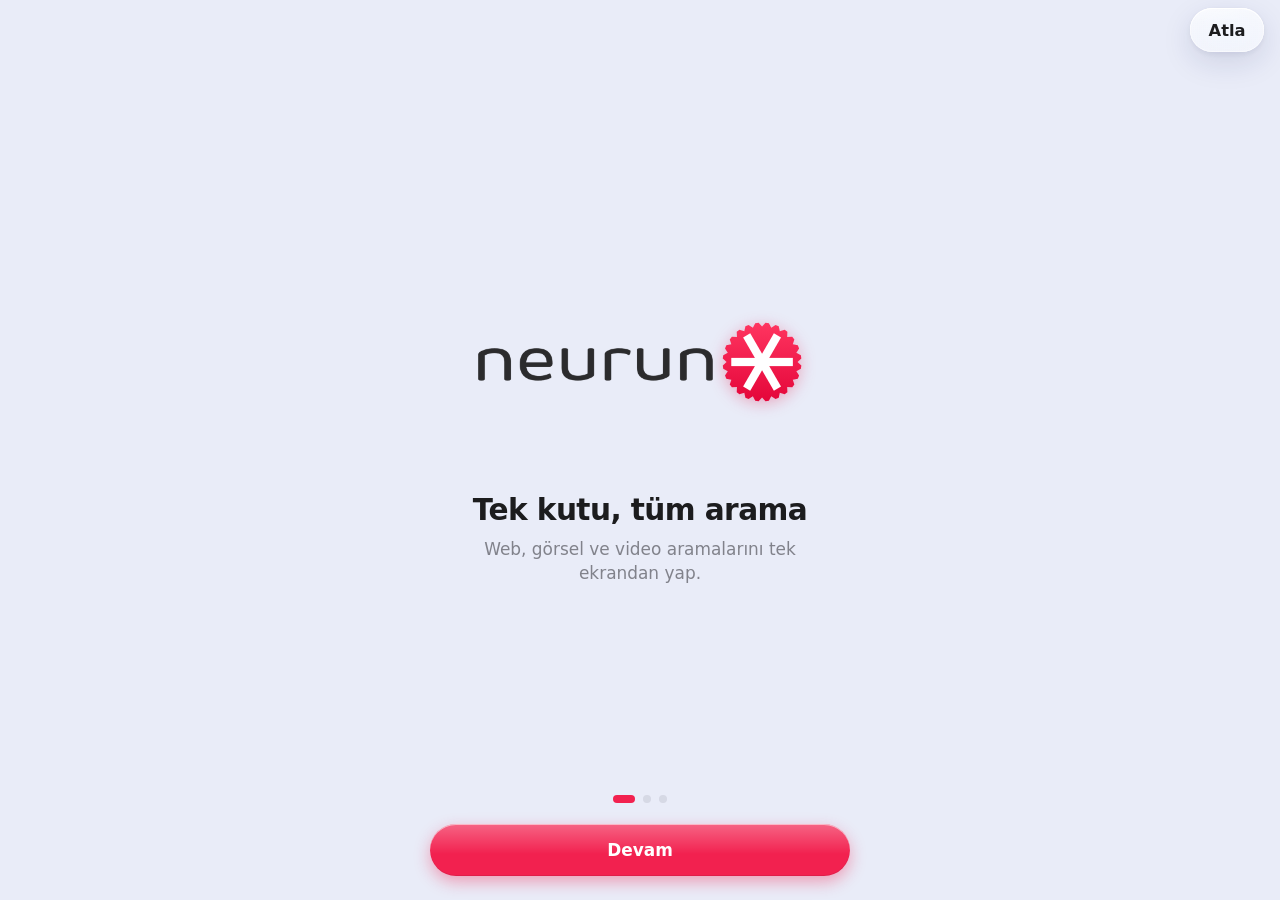
<file: index.html>
<!DOCTYPE html>
<html lang="tr">
<head>
<meta charset="utf-8">
<meta name="viewport" content="width=device-width, initial-scale=1, viewport-fit=cover, user-scalable=no">
<meta name="apple-mobile-web-app-capable" content="yes">
<meta name="mobile-web-app-capable" content="yes">
<meta name="apple-mobile-web-app-status-bar-style" content="black-translucent">
<meta name="apple-mobile-web-app-title" content="neurun">
<meta name="color-scheme" content="light dark">
<meta name="theme-color" content="#E9ECF8">
<title>neurun</title>
<link rel="manifest" href="manifest.webmanifest">
<script src="config.js"></script>
<script src="db-web.js"></script>
<script src="db-url.js"></script>
<script src="db-image.js"></script>
<script src="db-video.js"></script>
<script src="db-songs.js"></script>
<script src="big-web.js"></script>
<script src="big-image.js"></script>
<script src="big-video.js"></script>
<script src="big-url.js"></script>
<link rel="apple-touch-icon" href="apple-touch-icon.png">
<link rel="apple-touch-icon" media="(prefers-color-scheme: dark)" href="apple-touch-icon-dark.png">
<link rel="icon" type="image/png" href="icon-192.png">
<link rel="icon" type="image/png" media="(prefers-color-scheme: dark)" href="icon-192-dark.png">
<link rel="stylesheet" href="style.css">
</head>
<body>
<svg width="0" height="0" style="position:absolute" aria-hidden="true" focusable="false"><defs>
<linearGradient id="aiG" gradientUnits="userSpaceOnUse" x1="269" y1="0" x2="1056" y2="0" spreadMethod="repeat"><stop offset="0" stop-color="#BC82F3"/><stop offset=".16" stop-color="#F5B9EA"/><stop offset=".33" stop-color="#8D99FF"/><stop offset=".5" stop-color="#AA6EEE"/><stop offset=".66" stop-color="#FF6778"/><stop offset=".83" stop-color="#FFBA71"/><stop offset="1" stop-color="#BC82F3"/><animateTransform attributeName="gradientTransform" type="translate" from="0 0" to="787 0" dur="7s" repeatCount="indefinite"/></linearGradient>
<linearGradient id="bdG" x1="0" y1="0" x2="0" y2="1"><stop offset="0" stop-color="#FF3560"/><stop offset="1" stop-color="#E4063A"/></linearGradient><linearGradient id="bdAi" x1="0" y1="0" x2="1" y2="1"><stop offset="0" stop-color="#BC82F3"/><stop offset=".5" stop-color="#8D99FF"/><stop offset="1" stop-color="#FF6778"/></linearGradient></defs></svg>
<main id="home" class="splash" data-st="a" aria-label="neurun">
  <button id="moreBtn" class="glass circle" aria-label="Daha fazla" aria-haspopup="menu" aria-expanded="false">
    <svg class="i-dots" viewBox="0 0 24 24" fill="currentColor"><circle cx="5" cy="12" r="2"/><circle cx="12" cy="12" r="2"/><circle cx="19" cy="12" r="2"/></svg>
    <svg class="i-inc" viewBox="0 0 24 24" fill="none" stroke="currentColor" stroke-width="1.9" stroke-dasharray="2.6 2.6" stroke-linecap="round" stroke-linejoin="round"><path d="M12 3C6.5 3 2 6.6 2 11.1c0 2.4 1.3 4.5 3.4 6-.2 1.2-.8 2.4-1.7 3.3-.2.2 0 .6.3.6 1.9-.1 3.5-.8 4.7-1.7.9.2 1.9.4 2.9.4 5.5 0 10-3.6 10-8.1S17.5 3 12 3z"/></svg>
  </button>
  <section class="center">
    <h1 class="logo" aria-label="neurun"><span class="lg" aria-hidden="true">
      <span class="pw ex pk pk1"><i></i></span><span class="pw ex pk pk2"><i></i></span><span class="pw ex pk pk3"><i></i></span><span class="pw ex pd"><i></i></span>
      <span class="pw pnw"><i></i></span><span class="pw pas"><svg viewBox="0 0 100 100" aria-hidden="true"><path class="bd" stroke-linejoin="round" d="M50.00 6.80 L54.18 2.18 L58.34 2.73 L61.18 8.27 L66.42 4.89 L70.29 6.50 L71.60 12.59 L77.53 10.68 L80.85 13.23 L80.55 19.45 L86.77 19.15 L89.32 22.47 L87.41 28.40 L93.50 29.71 L95.11 33.58 L91.73 38.82 L97.27 41.66 L97.82 45.82 L93.20 50.00 L97.82 54.18 L97.27 58.34 L91.73 61.18 L95.11 66.42 L93.50 70.29 L87.41 71.60 L89.32 77.53 L86.77 80.85 L80.55 80.55 L80.85 86.77 L77.53 89.32 L71.60 87.41 L70.29 93.50 L66.42 95.11 L61.18 91.73 L58.34 97.27 L54.18 97.82 L50.00 93.20 L45.82 97.82 L41.66 97.27 L38.82 91.73 L33.58 95.11 L29.71 93.50 L28.40 87.41 L22.47 89.32 L19.15 86.77 L19.45 80.55 L13.23 80.85 L10.68 77.53 L12.59 71.60 L6.50 70.29 L4.89 66.42 L8.27 61.18 L2.73 58.34 L2.18 54.18 L6.80 50.00 L2.18 45.82 L2.73 41.66 L8.27 38.82 L4.89 33.58 L6.50 29.71 L12.59 28.40 L10.68 22.47 L13.23 19.15 L19.45 19.45 L19.15 13.23 L22.47 10.68 L28.40 12.59 L29.71 6.50 L33.58 4.89 L38.82 8.27 L41.66 2.73 L45.82 2.18Z"/><g transform="translate(50 50)"><g class="st"><rect x="-37.5" y="-5" width="75" height="10"/><rect x="-37.5" y="-5" width="75" height="10" transform="rotate(60)"/><rect x="-37.5" y="-5" width="75" height="10" transform="rotate(120)"/></g></g></svg></span>
      <span class="pw ex pq"><svg viewBox="0 0 146 276" fill="none" stroke="currentColor" stroke-width="22.8"><path d="M13.4 74.5C13.4 11.0 43.8 12.4 73.0 12.4C113.9 12.4 132.6 16.6 132.6 82.8C132.6 129.7 73.0 138.0 73.0 171.1L73.0 216.0"/><rect x="60.5" y="251" width="25" height="25" fill="currentColor" stroke="none"/></svg></span>
      <span class="pw ex pe"><svg viewBox="1.5 5 21 14" fill="currentColor"><path fill-rule="evenodd" d="M12 5C6.5 5 2.7 9.2 1.5 12c1.2 2.8 5 7 10.5 7s9.3-4.2 10.5-7C21.3 9.2 17.5 5 12 5zm0 3.2a3.8 3.8 0 110 7.6 3.8 3.8 0 010-7.6z"/><circle cx="12" cy="12" r="2.2"/></svg></span>
      <span class="pw ex ps"><svg viewBox="0 0 60 60" fill="currentColor"><path d="M22 6l4.6 15.4L42 26l-15.4 4.6L22 46l-4.6-15.4L2 26l15.4-4.6z"/><path d="M46 3l2 7 7 2-7 2-2 7-2-7-7-2 7-2z"/><path d="M45 36l2.4 8.1L55.5 47l-8.1 2.4L45 57.5l-2.4-8.1L34.5 47l8.1-2.4z"/></svg></span>
<span class="pw ex pv"><svg class="pl2" viewBox="0 0 24 24" fill="currentColor"><path d="M8 5.2v13.6a1 1 0 001.5.9l11-6.8a1 1 0 000-1.8l-11-6.8A1 1 0 008 5.2z"/></svg><svg class="pz" viewBox="0 0 24 24" fill="currentColor"><rect x="6" y="4.5" width="4.2" height="15" rx="1.4"/><rect x="13.8" y="4.5" width="4.2" height="15" rx="1.4"/></svg></span><span class="pw ex pn"><svg viewBox="0 0 30 24"><path d="M9 3.5v12.2a3.2 3.2 0 1 0 2 2.9V8.2l8-1.6v7.1a3.2 3.2 0 1 0 2 2.9V3z" fill="#FF2D55"/><path d="M26 4v8.2a2.4 2.4 0 1 0 1.6 2.3V6l1.8.6V3z" fill="#34C759"/><path d="M23.4 15.2v4.3a1.8 1.8 0 1 0 1.2 1.7v-4.6z" fill="#007AFF"/></svg></span><span class="pw ex pf"><svg viewBox="0 0 24 24" fill="none" stroke="currentColor" stroke-width="2" stroke-linecap="round" stroke-linejoin="round"><rect x="3" y="10" width="18" height="11" rx="2.5"/><g class="clap"><path d="M3 10l1.4-4a1.6 1.6 0 011.9-1L20.5 8.4 21 10"/><path d="M8 9.2l2.5-4.4M13.5 7.5L16 3.2"/></g></svg></span><span class="pw ex pt"><svg viewBox="0 0 24 24" fill="none" stroke="currentColor" stroke-width="2" stroke-linecap="round" stroke-linejoin="round"><g class="tg"><path d="m5 8 6 6"/><path d="m4 14 6-6 2-3"/><path d="M2 5h12"/><path d="M7 2h1"/><path d="m22 22-5-10-5 10"/><path d="M14 18h6"/></g></svg></span><span class="pw ex pduck"><svg viewBox="0 0 24 24"><circle cx="11" cy="12" r="9.5" fill="#DE5833"/><circle cx="8.4" cy="10" r="2.6" fill="#fff"/><circle cx="8.4" cy="10" r="1.1" fill="#2d4f8e"/><path d="M17 10.8c3.3-.3 5.3.9 5.3 2.4S20.2 16.5 17 16z" fill="#FDD20A"/></svg></span></span></h1>
    <div class="box">
      <div class="qw"><div id="ghost" aria-hidden="true"></div><textarea id="q" rows="2" placeholder="Ara…" enterkeyhint="search" autocapitalize="none" autocorrect="off" spellcheck="false" aria-label="Arama"></textarea></div>
      <div class="tools"><button id="clr" aria-label="Temizle"><svg class="xi" viewBox="0 0 24 24"><circle cx="12" cy="12" r="10" fill="currentColor"/><path d="M8.6 8.6l6.8 6.8M15.4 8.6l-6.8 6.8" stroke="var(--card)" stroke-width="2.2" stroke-linecap="round"/></svg><span class="dk"><svg viewBox="0 0 24 24"><circle cx="11" cy="12" r="9.5" fill="#DE5833"/><circle cx="8.4" cy="10" r="2.6" fill="#fff"/><circle cx="8.4" cy="10" r="1.1" fill="#2d4f8e"/><path d="M17 10.8c3.3-.3 5.3.9 5.3 2.4S20.2 16.5 17 16z" fill="#FDD20A"/></svg></span></button><button id="imgBtn" aria-label="Görsel ekle"></button></div>
      <div class="bar">
        <div class="modes" id="modes" role="tablist" aria-label="Arama türü"></div>
        
      </div>
    </div>
    <div class="sugg" id="sugg" aria-live="polite"></div>
    <div class="lans glass0 grp" id="lans" hidden></div>
    <div class="favs" id="favs"></div>
  </section>
</main>

<div id="menuScrim"></div>
<div id="menu" class="glass" role="menu">
  <button role="menuitem" data-act="m-set">Ayarlar<svg viewBox="0 0 24 24" fill="none" stroke="currentColor" stroke-width="1.8" stroke-linejoin="round" stroke-linecap="round"><path d="M10.23 4.92 L10.57 2.41 L13.43 2.41 L13.77 4.92 A7.3 7.3 0 0 1 15.76 5.74 L15.76 5.74 L17.77 4.20 L19.80 6.23 L18.26 8.24 A7.3 7.3 0 0 1 19.08 10.23 L19.08 10.23 L21.59 10.57 L21.59 13.43 L19.08 13.77 A7.3 7.3 0 0 1 18.26 15.76 L18.26 15.76 L19.80 17.77 L17.77 19.80 L15.76 18.26 A7.3 7.3 0 0 1 13.77 19.08 L13.77 19.08 L13.43 21.59 L10.57 21.59 L10.23 19.08 A7.3 7.3 0 0 1 8.24 18.26 L8.24 18.26 L6.23 19.80 L4.20 17.77 L5.74 15.76 A7.3 7.3 0 0 1 4.92 13.77 L4.92 13.77 L2.41 13.43 L2.41 10.57 L4.92 10.23 A7.3 7.3 0 0 1 5.74 8.24 L5.74 8.24 L4.20 6.23 L6.23 4.20 L8.24 5.74 A7.3 7.3 0 0 1 10.23 4.92 Z"/><circle cx="12" cy="12" r="3"/></svg></button>
  <hr>
  <button role="menuitem" data-act="m-edit">Düzenle<svg viewBox="0 0 24 24" fill="none" stroke="currentColor" stroke-width="1.8" stroke-linejoin="round" stroke-linecap="round"><path d="M15.8 4.7a2.2 2.2 0 013.1 0l.4.4a2.2 2.2 0 010 3.1L8.4 19.1 4 20l.9-4.4z"/><path d="M13.7 6.8l3.5 3.5"/></svg></button>
</div>

<div id="app"></div>

<div id="sheet" aria-hidden="true">
  <div class="scrim" data-act="sclose"></div>
  <div class="panel" role="dialog" aria-modal="true"><div class="grab"></div><div id="sheetBody" style="display:flex;flex-direction:column;flex:1;min-height:0"></div></div>
</div>
<div id="crop" hidden role="dialog" aria-modal="true" aria-label="Görseli kırp"><div class="cp">
  <div class="chead"><button class="cbtn" data-c="cancel">İptal</button><b>Düzenle</b><button class="cbtn tint" data-c="done">Bitti</button></div>
  <div class="cstage" id="cstage"><img id="cimg" alt=""><div class="cf" id="cf"><i class="tl" data-h="tl"></i><i class="tr" data-h="tr"></i><i class="bl" data-h="bl"></i><i class="br" data-h="br"></i></div></div>
  <div class="cfoot"><button class="cbtn" data-c="reset">Sıfırla</button></div>
</div></div>

<div id="alert"></div>
<div id="intro" hidden role="dialog" aria-label="neurun tanıtımı">
  <button id="skip" class="glass">Atla</button>
  <div class="slides">
    <section class="sl on"><div class="art"><span class="lg" aria-hidden="true"><span class="pw pnw"><i></i></span><span class="pw pas"><svg viewBox="0 0 100 100" aria-hidden="true"><path class="bd" stroke-linejoin="round" d="M50.00 6.80 L54.18 2.18 L58.34 2.73 L61.18 8.27 L66.42 4.89 L70.29 6.50 L71.60 12.59 L77.53 10.68 L80.85 13.23 L80.55 19.45 L86.77 19.15 L89.32 22.47 L87.41 28.40 L93.50 29.71 L95.11 33.58 L91.73 38.82 L97.27 41.66 L97.82 45.82 L93.20 50.00 L97.82 54.18 L97.27 58.34 L91.73 61.18 L95.11 66.42 L93.50 70.29 L87.41 71.60 L89.32 77.53 L86.77 80.85 L80.55 80.55 L80.85 86.77 L77.53 89.32 L71.60 87.41 L70.29 93.50 L66.42 95.11 L61.18 91.73 L58.34 97.27 L54.18 97.82 L50.00 93.20 L45.82 97.82 L41.66 97.27 L38.82 91.73 L33.58 95.11 L29.71 93.50 L28.40 87.41 L22.47 89.32 L19.15 86.77 L19.45 80.55 L13.23 80.85 L10.68 77.53 L12.59 71.60 L6.50 70.29 L4.89 66.42 L8.27 61.18 L2.73 58.34 L2.18 54.18 L6.80 50.00 L2.18 45.82 L2.73 41.66 L8.27 38.82 L4.89 33.58 L6.50 29.71 L12.59 28.40 L10.68 22.47 L13.23 19.15 L19.45 19.45 L19.15 13.23 L22.47 10.68 L28.40 12.59 L29.71 6.50 L33.58 4.89 L38.82 8.27 L41.66 2.73 L45.82 2.18Z"/><g transform="translate(50 50)"><g class="st"><rect x="-37.5" y="-5" width="75" height="10"/><rect x="-37.5" y="-5" width="75" height="10" transform="rotate(60)"/><rect x="-37.5" y="-5" width="75" height="10" transform="rotate(120)"/></g></g></svg></span></span></div><h2>Tek kutu, tüm arama</h2><p>Web, görsel ve video aramalarını tek ekrandan yap.</p></section>
    <section class="sl"><div class="art"><div class="demo"><div class="fake">Ara…</div><div class="bar"><div class="modes" id="dm"><button class="m on"><svg viewBox="0 0 24 24" fill="none" stroke="currentColor" stroke-width="2.6" stroke-linecap="round"><circle cx="10.5" cy="10.5" r="6.5"/><path d="M15.5 15.5L21 21"/></svg><span>Web</span></button><button class="m"><svg viewBox="0 0 24 24"><path fill="currentColor" fill-rule="evenodd" d="M12 5C6.5 5 2.7 9.2 1.5 12c1.2 2.8 5 7 10.5 7s9.3-4.2 10.5-7C21.3 9.2 17.5 5 12 5zm0 3.2a3.8 3.8 0 110 7.6 3.8 3.8 0 010-7.6z"/><circle cx="12" cy="12" r="2.2" fill="currentColor"/></svg><span>Görsel</span></button><button class="m"><svg viewBox="0 0 24 24"><path fill="currentColor" fill-rule="evenodd" d="M12 2a10 10 0 100 20 10 10 0 000-20zM9.8 8.3a.8.8 0 011.2-.7l5 3.3a.8.8 0 010 1.4l-5 3.3a.8.8 0 01-1.2-.7V8.3z"/></svg><span>Video</span></button></div></div></div><div class="cap" id="cap">Google</div></div><h2>Her tür için ayrı motor</h2><p>Arama motorlarını Ayarlar’daki Arama Yönetimi’nden seç.</p></section>
    <section class="sl"><div class="art"><div class="demo"><div class="fake">hava durumu</div><div class="bar"><span></span><span class="aib"><svg viewBox="0 0 24 24"><path d="M10 3l1.9 5.1L17 10l-5.1 1.9L10 17l-1.9-5.1L3 10l5.1-1.9z"/><path d="M18.5 3l.8 2.2 2.2.8-2.2.8-.8 2.2-.8-2.2-2.2-.8 2.2-.8z"/></svg><span>AI</span></span></div></div><div class="chip glass"><svg viewBox="0 0 24 24" fill="none" stroke="currentColor" stroke-width="3" stroke-linecap="round" stroke-linejoin="round"><path d="M4.5 12.5l5 5L19.5 7"/></svg>Metin kopyalandı</div></div><h2>Yapay zekaya tek dokunuş</h2><p>AI’a basınca yazdığın metin kopyalanır ve seçtiğin yapay zekada yeni sohbet açılır.</p></section>
  </div>
  <div class="dots"><i class="on"></i><i></i><i></i></div>
  <button id="next" class="prim">Devam</button>
</div>
<div id="toast" class="glass" role="status" aria-live="polite"></div>
<input type="file" id="impFile" accept="application/json,.json" hidden>

<script src="app.js"></script>
</body>
</html>
</file>
<file: style.css>
:root{
  --bg:#E9ECF8;--card:#FFFFFF;--label:#1C1C1E;--label2:rgba(60,60,67,.6);--sep:rgba(60,60,67,.16);
  --fill:rgba(120,120,128,.16);--segon:#FFFFFF;--glass:rgba(255,255,255,.62);--edge:rgba(255,255,255,.75);
  --shadow:0 6px 24px rgba(30,40,90,.10);--logo:#4A4A4F;--green:#34C759;--red:#FF3B30;
  --accent-glow:rgba(242,33,79,.38);--lw:min(64vw,17.5rem);--u:calc(var(--lw)/900);--accent-soft:rgba(242,33,79,.16);--lh:calc(var(--lw)*.4433);--sysblue:#007AFF;--accent:#F2214F;--accent2:#FF5A7E;--on:#fff;
  --soft:cubic-bezier(.4,0,.2,1);--spring:cubic-bezier(.34,1.4,.5,1);--slide:cubic-bezier(.2,.9,.2,1);
  --sat:env(safe-area-inset-top,0px);--sab:env(safe-area-inset-bottom,0px);
  font-family:-apple-system,BlinkMacSystemFont,"SF Pro Text","SF Pro Display",system-ui,sans-serif;
  color-scheme:light;
}
:root[data-theme=dark]{
  --bg:#000;--card:#1C1C1E;--label:#FFFFFF;--label2:rgba(235,235,245,.6);--sep:rgba(84,84,88,.6);
  --fill:rgba(120,120,128,.36);--segon:#636366;--glass:rgba(44,44,46,.55);--edge:rgba(255,255,255,.16);
  --shadow:0 6px 24px rgba(0,0,0,.55);--logo:#D1D1D6;--green:#30D158;--red:#FF453A;--sysblue:#0A84FF;--accent:#FF3D66;--accent2:#FF7A97;--accent-glow:rgba(255,61,102,.38);--accent-soft:rgba(255,61,102,.16);color-scheme:dark;
}
@supports (transition-timing-function:linear(0,1)){
  :root{--spring:linear(0,.22 4%,.66 9%,1.04 15%,1.14 19%,1.12 23%,1.04 30%,.99 38%,1 55%,1)}
}
*{box-sizing:border-box;-webkit-tap-highlight-color:transparent;margin:0;-webkit-user-select:none;user-select:none;-webkit-touch-callout:none}
img{-webkit-user-drag:none;pointer-events:none}
html,body{height:100%;overflow:hidden;overscroll-behavior:none;background:var(--bg);color:var(--label);
  -webkit-text-size-adjust:100%;-webkit-user-select:none;user-select:none;-webkit-touch-callout:none}
button{font:inherit;color:inherit;background:none;border:0;cursor:pointer;touch-action:manipulation;
  transition:transform .35s var(--spring),background .25s,opacity .25s}
button:active{transform:scale(.96)}
svg{display:block}
.glass{background:var(--glass);-webkit-backdrop-filter:blur(24px) saturate(1.8);backdrop-filter:blur(24px) saturate(1.8);
  box-shadow:inset 0 0 0 .5px var(--edge),var(--shadow)}
.circle{width:44px;height:44px;border-radius:50%;display:grid;place-items:center}
.circle svg{width:22px;height:22px}
.circle:active{transform:scale(.88)}

/* HOME */
#home{position:fixed;left:0;right:0;top:0;bottom:0;display:flex;flex-direction:column;overflow-y:auto;overflow-x:hidden;touch-action:pan-y;
  padding:calc(var(--sat) + 8px) 16px calc(var(--sab) + 8px);transition:transform .5s var(--slide),opacity .5s}
#home.under,.page.under{transform:translateX(-25%)}
#moreBtn{position:absolute;right:16px;top:calc(var(--sat) + 8px);z-index:5}
.center{margin:0;padding:clamp(5rem,22vh,12rem) 0 2rem;width:100%;max-width:560px;align-self:center;transition:padding-top .9s var(--slide)}
#home.typing .center{padding-top:4.5rem;transition-duration:.5s}
.logo{margin:0 0 .5rem;height:var(--lh);display:flex;align-items:center;justify-content:center;transition:height .9s var(--soft),margin .75s var(--soft)}
.lg{display:flex;justify-content:center;align-items:center;height:calc(var(--u)*276);transition:transform 1.05s var(--soft)}
.pw{position:relative;height:100%;flex:none;width:0;transition:width 1.05s var(--soft)}
.pw svg{position:absolute;top:0;height:100%;transition:opacity 1.05s var(--soft),background-color 1.05s var(--soft),color 1.05s var(--soft)}
.pw.ex svg,.pw.ex i{opacity:0}
.pq svg{left:0;width:calc(var(--u)*190);color:var(--lgb)}
.pe svg{left:calc(var(--u)*44);top:calc(var(--u)*34);width:calc(var(--u)*296);height:calc(var(--u)*197);color:var(--lgb);transform-origin:center}
.ps svg{left:calc(var(--u)*44);top:calc(var(--u)*10);width:calc(var(--u)*256);height:calc(var(--u)*256);color:#BC82F3}
#home.typing[data-lg=ask] .pq{width:calc(var(--u)*190)}
#home.typing[data-lg=ask] .pq svg{opacity:1;transition-delay:.65s}
#home.typing[data-lg=www] .pk{width:calc(var(--u)*215)}
#home.typing[data-lg=www] .pd{width:calc(var(--u)*46)}
#home.typing[data-lg=www] .pk i,#home.typing[data-lg=www] .pd i{opacity:1}
#home.typing[data-lg=www] .pk1,#home.typing[data-lg=www] .pk1 i{transition-delay:0s}
#home.typing[data-lg=www] .pk2,#home.typing[data-lg=www] .pk2 i{transition-delay:.22s}
#home.typing[data-lg=www] .pk3,#home.typing[data-lg=www] .pk3 i{transition-delay:.44s}
#home.typing[data-lg=www] .pd,#home.typing[data-lg=www] .pd i{transition-delay:.66s}
#home.typing[data-lg=eye] .pe{width:calc(var(--u)*340)}
#home.typing[data-lg=eye] .pe svg{opacity:1;transition-delay:.5s}
#home.typing[data-lg=eye] .pe svg.bl{animation:eblink .3s ease-in-out}
@keyframes eblink{0%,100%{transform:scaleY(1)}45%{transform:scaleY(.07)}}
#home[data-lg=ai] .ps{width:calc(var(--u)*300)}
#home[data-lg=ai] .ps svg{opacity:1;transition-delay:.5s}
@keyframes blink{0%,100%{transform:scaleY(1)}10%{transform:scaleY(.08)}22%{transform:scaleY(1)}50%{transform:scaleY(1)}60%{transform:scaleY(.08)}72%{transform:scaleY(1)}}
.ps path{transform-box:fill-box;transform-origin:center;animation:tw 2s ease-in-out infinite}
.ps path:nth-child(2){animation-delay:.5s}.ps path:nth-child(3){animation-delay:1s}
@keyframes tw{0%,100%{opacity:.3;transform:scale(.62)}50%{opacity:1;transform:scale(1)}}
@keyframes flow{from{background-position:0 0}to{background-position:200% 0}}
#home.typing .lg{transform:scale(.62)}
#home.typing .logo{height:calc(var(--lh)*.5);margin-bottom:.2rem}
.logo img,.ilogo{display:block;width:var(--lw);height:auto;margin:0 auto}
@keyframes pop{from{opacity:0;transform:scale(.8);filter:blur(12px)}to{opacity:1;transform:none;filter:blur(0)}}
.box{position:relative;background:var(--card);border-radius:28px;padding:.9rem .9rem .35rem 1.1rem;box-shadow:var(--shadow)}
#q{width:100%;border:0;outline:0;resize:none;background:transparent;color:var(--label);font:inherit;
  font-size:max(16px,1.06rem);min-height:3.4rem;max-height:9rem;line-height:1.35;caret-color:var(--accent);
  padding:0 1.9rem 0 0;display:block;position:relative;z-index:1;-webkit-user-select:text;user-select:text}
#q::placeholder{color:var(--label2)}
.bar{display:flex;align-items:center;justify-content:space-between;margin-top:.1rem}
.modes{display:flex;gap:0;margin-left:-.5rem}
.m{position:relative;height:44px;min-width:42px;padding:0 .5rem;border-radius:22px;display:flex;align-items:center;justify-content:center;gap:.3rem;
  transition:padding .5s var(--spring),transform .35s var(--spring),color .3s}
.m::before{content:"";position:absolute;inset:4px 0;border-radius:20px;background:var(--accent);opacity:0;transform:scale(.7);
  transition:opacity .25s,transform .5s var(--spring)}
.m svg{position:relative;width:22px;height:22px}
.m span{position:relative;max-width:0;opacity:0;overflow:hidden;white-space:nowrap;font-weight:var(--w600);font-size:.82rem;
  transition:max-width .5s var(--spring),opacity .25s}
.m.on{color:var(--on);padding:0 .85rem}
.m.on::before{opacity:1;transform:none}
.m.on span{max-width:5rem;opacity:1}
#aiBtn,.aib{position:relative;height:44px;min-width:44px;padding:0 1rem 0 .85rem;display:flex;align-items:center;gap:.35rem;color:#fff;font-weight:var(--w700);font-size:1.02rem;letter-spacing:.01em}
#aiBtn::before,.aib::before{content:"";position:absolute;inset:4px 0;border-radius:20px;background:var(--sysblue);box-shadow:0 4px 12px rgba(0,122,255,.30),inset 0 .5px 0 rgba(255,255,255,.55)}
#aiBtn svg,.aib svg{position:relative;width:17px;height:17px;fill:currentColor}
#aiBtn span,.aib span{position:relative}
#aiBtn:active{transform:scale(.92)}
.favs{display:grid;grid-template-columns:repeat(4,1fr);gap:1.1rem .5rem;margin-top:2rem}
.fav{display:flex;flex-direction:column;align-items:center;gap:.4rem;min-width:0}
.fav small{font-size:.72rem;max-width:100%;overflow:hidden;text-overflow:ellipsis;white-space:nowrap;color:var(--label2)}
.tile{width:3.75rem;height:3.75rem;border-radius:22.4%;background:var(--card);display:grid;place-items:center;overflow:hidden;
  font-weight:var(--w700);font-size:1.4rem;color:var(--accent);box-shadow:var(--shadow);flex:none}
.tile.big{width:5rem;height:5rem}
.tile img{width:100%;height:100%;object-fit:cover}
.tile img.ic{width:100%;height:100%;object-fit:cover}

#clr{position:relative;margin-right:.25rem;width:44px;height:44px;display:grid;place-items:center;color:var(--label2);opacity:0;transform:scale(.5);pointer-events:none}
#clr.show{opacity:1;transform:none;pointer-events:auto}
#clr:active{transform:scale(.85)}
#clr svg{width:22px;height:22px}
.sugg{margin-top:1rem}
.sugg .sh{padding:.2rem 1.1rem .45rem}
.srow{padding:0;gap:0;min-height:3rem}
.srow .main{flex:1;min-width:0;display:flex;align-items:center;gap:.7rem;align-self:stretch;padding:.45rem 0 .45rem 1.1rem;text-align:left;font-size:1.02rem;border-radius:0}
.srow .main svg{width:16px;height:16px;color:var(--label2);flex:none}
.srow .main img.fv{width:22px;height:22px;border-radius:22.4%;flex:none;object-fit:cover;background:var(--fill);margin:-1px 0}
.srow .main span{flex:1;min-width:0;overflow:hidden;text-overflow:ellipsis;white-space:nowrap}
.srow .main em{font-style:normal;color:var(--label2);font-size:.85rem;padding-right:.5rem;flex:none}
.srow .ins{width:50px;align-self:stretch;display:grid;place-items:center;color:var(--label2);border-radius:0;flex:none}
.srow .ins svg{width:18px;height:18px}
.srow button:active{background:var(--fill);transform:none}
.row.srow:active{background:none}
.row.srow.sel{background:var(--accent-soft)}
.srow.sel .main span{color:var(--accent);font-weight:var(--w600)}
.srow.sel .main svg,.srow.sel .ins{color:var(--accent)}
.gap{margin-top:2.4rem}
#home.imgmode #q,#home.imgmode #ghost{padding-right:6.4rem}
.qw{position:relative}
#ghost{position:absolute;inset:0;pointer-events:none;overflow:hidden;font:inherit;font-size:max(16px,1.06rem);line-height:1.35;padding:0 1.9rem 0 0;white-space:pre-wrap;overflow-wrap:break-word;word-break:normal}
#ghost .gc{color:var(--accent);background:var(--accent-soft);border-radius:.3em;padding:.05em 0;-webkit-box-decoration-break:clone;box-decoration-break:clone}
.tools{position:absolute;top:.4rem;right:.4rem;display:flex;align-items:center;z-index:3}
#imgBtn{position:relative;width:44px;height:44px;display:none;place-items:center;color:var(--accent)}
#home.imgmode #imgBtn{display:grid}
#imgBtn::before{content:"";position:absolute;inset:5px;border-radius:50%;background:var(--fill)}
#imgBtn svg{position:relative;width:20px;height:20px}
#imgBtn.has::before{display:none}
#imgBtn img{position:relative;width:34px;height:34px;border-radius:9px;object-fit:cover}
#imgBtn i{position:absolute;right:3px;top:3px;width:15px;height:15px;border-radius:50%;background:var(--label2);box-shadow:0 0 0 2px var(--card)}
#imgBtn i::before,#imgBtn i::after{content:"";position:absolute;left:3.5px;top:7px;width:8px;height:1.5px;border-radius:1px;background:var(--card);transform:rotate(45deg)}
#imgBtn i::after{transform:rotate(-45deg)}
#home .box,#home .sugg,#home .favs{transition:opacity .6s,transform .8s var(--spring)}
#home .box{transition-delay:.25s}#home .sugg{transition-delay:.4s}#home .favs{transition-delay:.5s}
#moreBtn{transition:opacity .6s .2s,transform .35s var(--spring)}
#home.splash .box,#home.splash .sugg,#home.splash .favs{opacity:0;transform:translateY(30px);pointer-events:none}
#home.splash #moreBtn{opacity:0;pointer-events:none}
#home.splash{pointer-events:none}
#home.splash .center{padding-top:calc(50vh - var(--lh)/2 - var(--sat) - 8px)}
/* INTRO */
#intro{position:fixed;inset:0;z-index:100;background:var(--bg);display:flex;flex-direction:column;align-items:center;padding:calc(var(--sat) + 56px) 28px calc(var(--sab) + 24px);transition:opacity .5s,transform .6s var(--slide)}
#intro[hidden]{display:none}
#intro.out{opacity:0;transform:scale(1.05);pointer-events:none}
#skip{position:absolute;top:calc(var(--sat) + 8px);right:16px;height:44px;padding:0 1.15rem;border-radius:22px;font-weight:var(--w600);font-size:1.02rem;z-index:2}
.slides{position:relative;flex:1;width:100%;max-width:420px}
.sl{position:absolute;inset:0;display:flex;flex-direction:column;align-items:center;justify-content:center;text-align:center;opacity:0;transform:translateX(44px);pointer-events:none;transition:opacity .45s,transform .7s var(--slide)}
.sl.on{opacity:1;transform:none}
.sl.past{transform:translateX(-44px)}
.art{height:14rem;display:grid;place-items:center;width:100%;position:relative}
.sl h2{font-size:1.85rem;font-weight:var(--w800);letter-spacing:-.02em;margin-top:1.2rem}
.sl p{color:var(--label2);font-size:1.06rem;line-height:1.4;margin-top:.7rem;max-width:21rem}
.sl.on .lg{animation:pop .9s var(--spring) both}
.dots{display:flex;gap:8px;margin:1rem 0 1.3rem}
.dots i{width:8px;height:8px;border-radius:4px;background:var(--fill);transition:width .5s var(--spring),background .3s}
.dots i.on{width:22px;background:var(--accent)}
#next{max-width:420px;margin-top:0}
.demo{background:var(--card);border-radius:28px;padding:1rem .8rem .4rem 1.2rem;width:min(100%,19.5rem);box-shadow:var(--shadow);text-align:left;pointer-events:none}
.demo .fake{color:var(--label2);min-height:2.4rem;font-size:1.06rem}
.demo .bar{margin-top:0}
.cap{position:absolute;bottom:.2rem;left:0;right:0;text-align:center;font-weight:var(--w600);color:var(--accent);transition:opacity .25s}
.chip{position:absolute;bottom:.2rem;left:50%;display:flex;align-items:center;gap:.4rem;padding:.5rem .9rem;border-radius:20px;font-weight:var(--w600);font-size:.92rem;opacity:0;transform:translate(-50%,10px)}
.chip svg{width:15px;height:15px;color:var(--green)}
.sl.on .aib{animation:tap 3s infinite}
.sl.on .chip{animation:chipin 3s infinite}
@keyframes tap{0%,40%,100%{transform:none}48%{transform:scale(.88)}58%{transform:scale(1.06)}68%{transform:none}}
@keyframes chipin{0%,48%{opacity:0;transform:translate(-50%,10px)}58%,88%{opacity:1;transform:translate(-50%,0)}100%{opacity:0;transform:translate(-50%,0)}}
/* MENU */
#menuScrim{position:fixed;inset:0;z-index:20;display:none}
#menuScrim.open{display:block}
#menu{position:fixed;right:16px;top:calc(var(--sat) + 60px);width:13rem;border-radius:22px;overflow:hidden;z-index:21;
  transform-origin:top right;transform:scale(.4);opacity:0;pointer-events:none;transition:transform .5s var(--spring),opacity .2s}
#menu.open{transform:none;opacity:1;pointer-events:auto}
#menu button{width:100%;min-height:48px;padding:0 1.1rem;display:flex;align-items:center;justify-content:space-between;font-size:1.05rem;border-radius:0}
#menu button:active{background:var(--fill);transform:none}
#menu button svg{width:21px;height:21px;color:var(--label2)}
#menu hr{border:0;height:.5px;background:var(--sep);margin:0 1.1rem}

/* PAGES */
.page{position:fixed;inset:0;z-index:10;background:var(--bg);transform:translateX(100%);transition:transform .5s var(--slide),opacity .5s;display:flex;flex-direction:column}
.page.in{transform:none}
.nav{display:flex;align-items:center;gap:.7rem;padding:calc(var(--sat) + 8px) 16px 10px}
.nav h2{font-size:1.75rem;font-weight:var(--w800);letter-spacing:-.02em}
.body{flex:1;overflow-y:auto;padding:.6rem 16px calc(var(--sab) + 28px);-webkit-overflow-scrolling:touch}
.grp{background:var(--card);border-radius:22px;overflow:hidden}
.sh{font-size:.8rem;font-weight:var(--w400);text-transform:uppercase;color:var(--label2);padding:1.3rem 1.1rem .45rem}
.foot{font-size:.8rem;color:var(--label2);padding:.5rem 1.1rem 0;line-height:1.35}
.row{position:relative;display:flex;align-items:center;gap:.7rem;width:100%;min-height:3.2rem;padding:.45rem 1.1rem;text-align:left;font-size:1.06rem;border-radius:0}
.row+.row::before{content:"";position:absolute;top:0;left:1.1rem;right:0;height:.5px;background:var(--sep)}
.row:active{background:var(--fill);transform:none}
.grow{flex:1;min-width:0;display:flex;flex-direction:column}
.grow small{font-size:.8rem;color:var(--label2)}
.det{color:var(--label2);font-size:1rem}
.chv{width:8px;height:14px;color:var(--label2);opacity:.7;flex:none}
.tick{width:18px;height:18px;color:var(--accent);flex:none}
.red{color:var(--red)}
.dis{opacity:.38;pointer-events:none}
.sw{-webkit-appearance:none;appearance:none;width:51px;height:31px;border-radius:16px;background:var(--fill);position:relative;flex:none;transition:background .3s;outline:0}
.sw::after{content:"";position:absolute;top:2px;left:2px;width:27px;height:27px;border-radius:50%;background:#fff;box-shadow:0 2px 6px rgba(0,0,0,.25);transition:transform .45s var(--spring)}
.sw:checked{background:var(--green)}
.sw:checked::after{transform:translateX(20px)}
.seg{display:flex;background:var(--fill);border-radius:12px;padding:2px;margin:.75rem}
.seg button{flex:1;min-height:2.5rem;border-radius:10px;font-size:.92rem;font-weight:var(--w500)}
.seg button.on{background:var(--segon);box-shadow:0 2px 6px rgba(0,0,0,.12);font-weight:var(--w600)}
.swg{display:grid;grid-template-columns:repeat(5,1fr);padding:.5rem .4rem}
.swg button{width:44px;height:44px;margin:auto;display:grid;place-items:center}
.swg i{width:34px;height:34px;border-radius:50%;background:var(--c);display:grid;place-items:center;color:var(--on2,#fff);transition:box-shadow .3s}
.swg .on i{box-shadow:0 0 0 3px var(--card),0 0 0 5px var(--c)}
.swg svg{width:16px;height:16px}
.step{display:flex;background:var(--fill);border-radius:10px;overflow:hidden}
.step button{width:46px;height:36px;font-size:1.3rem;font-weight:var(--w500)}
.step button+button{border-left:.5px solid var(--sep)}
.step button:disabled{opacity:.3}
.about{text-align:center;padding:1.5rem 0 1rem}
.ico{position:relative;display:inline-block}
.about img{position:relative;width:84px;height:84px;border-radius:19px;box-shadow:var(--shadow)}
.about h3{font-size:1.6rem;margin-top:.8rem}
.about p{color:var(--label2);margin-top:.2rem}

.si{width:1.94rem;height:1.94rem;border-radius:26.9%;display:grid;place-items:center;flex:none;background:linear-gradient(180deg,var(--a),var(--b));box-shadow:inset 0 0 0 .5px rgba(255,255,255,.28),0 1px 2px rgba(0,0,0,.08)}
.si svg{width:1.18rem;height:1.18rem;color:#fff}
.row.hasi{gap:.8rem}
.row.hasi+.row.hasi::before{left:calc(1.1rem + 1.94rem + .8rem)}
/* SHEET */
#sheet,#hs{position:fixed;inset:0;z-index:50;pointer-events:none}
#sheet.open,#hs.open{pointer-events:auto}
#sheet .scrim,#hs .scrim{position:absolute;inset:0;background:rgba(0,0,0,.35);opacity:0;transition:opacity .35s}
#sheet.open .scrim,#hs.open .scrim{opacity:1}
.panel{position:absolute;left:0;right:0;bottom:0;margin:0 auto;max-width:640px;height:min(88%,720px);background:var(--bg);border-radius:32px 32px 0 0;
  transform:translateY(100%);transition:transform .55s var(--slide);display:flex;flex-direction:column;visibility:hidden;transition:transform .55s var(--slide),visibility 0s .55s}
#sheet.open .panel,#hs.open .panel{transform:none;visibility:visible;transition:transform .55s var(--slide),visibility 0s;box-shadow:0 -10px 40px rgba(0,0,0,.2)}
.grab{width:38px;height:5px;border-radius:3px;background:var(--fill);margin:8px auto 0;flex:none}
.sh-head{display:flex;align-items:center;gap:.7rem;padding:.9rem 16px .6rem;flex:none}
.sh-head h2{flex:1;font-size:1.4rem;font-weight:var(--w800)}
.pill{height:44px;padding:0 1.1rem;border-radius:22px;background:var(--accent);color:var(--on);font-weight:var(--w600)}
.sh-scroll{flex:1;overflow-y:auto;padding:.3rem 16px calc(var(--sab) + 24px)}
.empty{text-align:center;color:var(--label2);padding:3rem 1rem;line-height:1.5}
.cover-ed{display:flex;align-items:center;gap:1rem;padding:.5rem 0 1rem}
.cover-ed div{display:flex;flex-direction:column;gap:.5rem;align-items:flex-start}
.pill2{height:40px;padding:0 1rem;border-radius:20px;background:var(--fill);font-weight:var(--w600);font-size:.92rem}
.field span{width:4rem;flex:none;color:var(--label2)}
.field input{flex:1;min-width:0;border:0;outline:0;background:transparent;font:inherit;font-size:max(16px,1.06rem);color:var(--label);caret-color:var(--accent);-webkit-user-select:text;user-select:text}
.prim{display:block;width:100%;height:50px;border-radius:25px;background:var(--accent);color:var(--on);font-weight:var(--w600);font-size:1.06rem;margin-top:1.3rem}
.prim.danger{background:var(--fill);color:var(--red);margin-top:.7rem}

/* CROP */
#crop{position:fixed;inset:0;z-index:70;display:grid;place-items:center;background:rgba(0,0,0,.4);opacity:0;transition:opacity .3s}
#crop[hidden]{display:none}
#crop.open{opacity:1}
.cp{width:min(92vw,24rem);background:var(--bg);border-radius:30px;padding:.8rem;transform:scale(.9);transition:transform .55s var(--spring);box-shadow:0 20px 60px rgba(0,0,0,.35)}
#crop.open .cp{transform:none}
.chead{display:flex;align-items:center;justify-content:space-between;padding:0 0 .7rem}
.chead b{font-size:1.05rem}
.cbtn{height:40px;padding:0 1.05rem;border-radius:20px;background:var(--fill);font-weight:var(--w600);font-size:.98rem}
.cbtn.tint{background:var(--accent);color:var(--on)}
.cstage{position:relative;height:min(50vh,22rem);background:#000;border-radius:18px;overflow:hidden;touch-action:none}
#cimg{position:absolute}
.cf{position:absolute;border:1.5px solid rgba(255,255,255,.92);box-shadow:0 0 0 999px rgba(0,0,0,.55);touch-action:none;cursor:move}
.cf::before,.cf::after{content:"";position:absolute;inset:0;pointer-events:none}
.cf::before{background:linear-gradient(to right,transparent 33.1%,rgba(255,255,255,.4) 33.1%,rgba(255,255,255,.4) 33.5%,transparent 33.5%,transparent 66.5%,rgba(255,255,255,.4) 66.5%,rgba(255,255,255,.4) 66.9%,transparent 66.9%)}
.cf::after{background:linear-gradient(to bottom,transparent 33.1%,rgba(255,255,255,.4) 33.1%,rgba(255,255,255,.4) 33.5%,transparent 33.5%,transparent 66.5%,rgba(255,255,255,.4) 66.5%,rgba(255,255,255,.4) 66.9%,transparent 66.9%)}
.cf i{position:absolute;width:44px;height:44px;z-index:2;touch-action:none}
.cf i::before{content:"";position:absolute;width:22px;height:22px;border:0 solid #fff}
.cf .tl{left:-16px;top:-16px}.cf .tl::before{left:14px;top:14px;border-width:3.5px 0 0 3.5px;border-top-left-radius:3px}
.cf .tr{right:-16px;top:-16px}.cf .tr::before{right:14px;top:14px;border-width:3.5px 3.5px 0 0;border-top-right-radius:3px}
.cf .bl{left:-16px;bottom:-16px}.cf .bl::before{left:14px;bottom:14px;border-width:0 0 3.5px 3.5px;border-bottom-left-radius:3px}
.cf .br{right:-16px;bottom:-16px}.cf .br::before{right:14px;bottom:14px;border-width:0 3.5px 3.5px 0;border-bottom-right-radius:3px}
.cfoot{display:flex;justify-content:center;padding-top:.7rem}
.modes{flex:1;min-width:0;overflow-x:auto;scrollbar-width:none;-webkit-overflow-scrolling:touch;padding:0 .5rem .75rem;margin:0 -.5rem -.75rem -.5rem}
.modes::-webkit-scrollbar{display:none}
.m{flex:none}
.m svg.wide{width:32px}
.m.on::before{box-shadow:0 6px 14px var(--accent-glow)}
#moreBtn{z-index:7}
#moreBtn svg{position:absolute;inset:0;margin:auto;transition:opacity .35s,transform .5s var(--spring)}
#moreBtn .i-inc{opacity:0;transform:scale(.5) rotate(-30deg)}
#home.chat #moreBtn .i-dots{opacity:0;transform:scale(.5)}
#home.chat #moreBtn .i-inc{opacity:1;transform:none}
#chatBtn{position:absolute;right:68px;top:calc(var(--sat) + 8px);z-index:7;transition:background .3s,color .3s,transform .35s var(--spring)}
#chatBtn svg{width:24px;height:24px}
#home.chat #chatBtn{background:var(--accent);color:var(--on)}
#histBtn{position:absolute;left:16px;top:calc(var(--sat) + 8px);z-index:7;opacity:0;pointer-events:none;transform:scale(.6);transition:opacity .35s,transform .5s var(--spring)}
#home.chat #histBtn{opacity:1;pointer-events:auto;transform:none}
#home.splash #chatBtn{opacity:0;pointer-events:none}
#chatBtn{transition:opacity .6s .2s,background .3s,color .3s,transform .35s var(--spring)}
#home .center{transition:padding-top .9s var(--slide),transform .8s var(--slide),opacity .6s}
#home.chat .center{transform:translateY(-115vh);opacity:0;pointer-events:none}
#home.chat{overflow:hidden}
.lans{margin-top:1rem}
.lans[hidden]{display:none}
.lah{display:flex;align-items:center;gap:.5rem;padding:.95rem 1.1rem .2rem;font-weight:var(--w700)}
.lah svg{width:20px;height:20px;color:var(--accent)}
.lab{padding:.25rem 1.1rem .9rem;font-size:1.02rem;line-height:1.42;overflow-wrap:anywhere}
.lab p{margin:0 0 .55rem}.lab p:last-child{margin:0}
.lab pre{background:var(--fill);padding:.6rem .8rem;border-radius:12px;overflow-x:auto;font-size:.88rem;white-space:pre-wrap;margin:.3rem 0}
.lab code{background:var(--fill);padding:.05rem .3rem;border-radius:6px;font-size:.92em}
.laf{padding:0 1rem 1rem}
.laf .pill{width:100%;height:46px;border-radius:23px;font-size:1rem}
.dots3{display:inline-flex;gap:5px;padding:.3rem 0}
.dots3 span{width:7px;height:7px;border-radius:50%;background:var(--label2);animation:bn 1.2s infinite ease-in-out}
.dots3 span:nth-child(2){animation-delay:.15s}.dots3 span:nth-child(3){animation-delay:.3s}
@keyframes bn{0%,60%,100%{transform:none;opacity:.4}30%{transform:translateY(-5px);opacity:1}}
.srow .main .cv{width:36px;height:36px;border-radius:8px;object-fit:cover;flex:none;background:var(--fill)}
.srow .main svg.cvf{width:36px;height:36px;padding:9px;border-radius:8px;background:var(--fill)}
.two{display:flex;flex-direction:column;min-width:0;flex:1}
.two b{font-weight:var(--w600);font-size:1rem;overflow:hidden;text-overflow:ellipsis;white-space:nowrap}
.two small{color:var(--label2);font-size:.82rem;overflow:hidden;text-overflow:ellipsis;white-space:nowrap}
.srow.sel .two small{color:var(--accent);opacity:.75}
.srow.sel .two b{color:var(--accent)}
/* CHAT */
#chat{position:fixed;left:0;right:0;top:0;height:100%;z-index:4;display:flex;flex-direction:column;padding-top:calc(var(--sat) + 64px);opacity:0;visibility:hidden;pointer-events:none;transition:opacity .4s,visibility 0s .5s}
#chat.open{opacity:1;visibility:visible;pointer-events:auto;transition:opacity .6s .25s}
.ctitle{position:absolute;top:calc(var(--sat) + 8px);left:70px;right:128px;height:44px;display:flex;align-items:center;justify-content:center;gap:.4rem;font-weight:var(--w700);font-size:1.05rem}
.ctitle svg{width:17px;height:17px;color:var(--label2)}
.cmsgs{flex:1;min-height:0;overflow-y:auto;padding:.4rem 16px 1rem;display:flex;flex-direction:column;gap:.45rem;-webkit-overflow-scrolling:touch}
.msg{max-width:84%;padding:.6rem .9rem;border-radius:20px;font-size:1.02rem;line-height:1.4;overflow-wrap:anywhere}
.msg.u{align-self:flex-end;background:var(--accent);color:var(--on);border-bottom-right-radius:6px}
.msg.m{align-self:flex-start;background:var(--card);border-bottom-left-radius:6px;box-shadow:var(--shadow)}
.msg p{margin:0 0 .5rem}.msg p:last-child{margin:0}
.msg pre{background:var(--fill);padding:.6rem .8rem;border-radius:12px;overflow-x:auto;font-size:.88rem;white-space:pre-wrap;margin:.3rem 0}
.msg code{background:var(--fill);padding:.05rem .3rem;border-radius:6px;font-size:.92em}
.msg.u code{background:rgba(255,255,255,.25)}
.msg img{max-width:100%;max-height:14rem;border-radius:12px;display:block;margin:0 0 .4rem}
.cempty{margin:auto;text-align:center;color:var(--label2);padding:0 2rem;line-height:1.45}
.cempty svg{width:54px;height:54px;color:var(--accent);margin:0 auto .8rem}
.cempty b{display:block;color:var(--label);font-size:1.25rem;margin-bottom:.3rem}
#chat.incog .cempty svg{color:var(--label2)}
.cdock{padding:6px 12px calc(var(--sab) + 10px);transform:translateY(130%);transition:transform .45s var(--slide)}
#chat.open .cdock{transform:none;transition:transform .8s var(--spring) .25s}
.cchips{display:flex;gap:8px;padding:0 4px 8px;overflow-x:auto}
.cchips:empty{display:none}
.chip2{position:relative;flex:none;width:58px;height:58px}
.chip2 img{width:100%;height:100%;object-fit:cover;border-radius:13px}
.chip2 button{position:absolute;right:-6px;top:-6px;width:22px;height:22px;border-radius:50%;background:var(--label2);color:var(--card);display:grid;place-items:center}
.chip2 button svg{width:11px;height:11px}
.crow{display:flex;align-items:flex-end;gap:8px}
.cfield{flex:1;min-height:44px;border-radius:22px;padding:11px 15px;display:flex;align-items:center}
#cIn{width:100%;border:0;outline:0;background:transparent;resize:none;font:inherit;font-size:max(16px,1.06rem);line-height:1.3;color:var(--label);max-height:7.5rem;height:1.4em;caret-color:var(--accent);-webkit-user-select:text;user-select:text;display:block}
#cIn::placeholder{color:var(--label2)}
#cAct{position:relative;width:44px;height:44px;border-radius:50%;flex:none;transition:background .3s,color .3s,transform .35s var(--spring)}
#cAct svg{position:absolute;inset:0;margin:auto;width:22px;height:22px;transition:opacity .25s,transform .5s var(--spring)}
#cAct .snd{opacity:0;transform:scale(.4) rotate(-90deg)}
#cAct.has{background:var(--accent);color:var(--on)}
#cAct.has .mic{opacity:0;transform:scale(.4) rotate(90deg)}
#cAct.has .snd{opacity:1;transform:none}
#cAct.rec{color:var(--red)}
#cAct.rec .mic{animation:pulse 1.2s infinite}
@keyframes pulse{50%{transform:scale(1.18)}}
#cAdd svg{width:22px;height:22px}
#as{position:fixed;inset:0;z-index:85;display:flex;align-items:flex-end;justify-content:center;padding:0 10px calc(var(--sab) + 10px);background:rgba(0,0,0,.3);opacity:0;pointer-events:none;transition:opacity .3s}
#as.open{opacity:1;pointer-events:auto}
.asp{width:min(100%,26rem);display:flex;flex-direction:column;gap:8px;transform:translateY(40px);transition:transform .55s var(--spring)}
#as.open .asp{transform:none}
.asg{border-radius:20px;overflow:hidden;background:var(--card)}
.asg h5{font-weight:var(--w400);font-size:.82rem;color:var(--label2);text-align:center;padding:.8rem 1rem .5rem}
.asg button{display:block;width:100%;min-height:56px;font-size:1.15rem;border-radius:0;position:relative}
.asg button+button::before,.asg h5+button::before{content:"";position:absolute;top:0;left:0;right:0;height:.5px;background:var(--sep)}
.asg button:active{background:var(--fill);transform:none}
/* PROFIL */
.profc{min-height:4.6rem!important;padding:.6rem 1.1rem!important;gap:.9rem!important}
.profc b{font-size:1.15rem;font-weight:var(--w600)}.profc small{font-size:.92rem}
.av{width:3.4rem;height:3.4rem;border-radius:50%;flex:none;display:grid;place-items:center;overflow:hidden;font-weight:var(--w300);font-size:1.35rem;letter-spacing:.02em;color:#5b5f6a;background:linear-gradient(180deg,#f4f6f9,#cfd5dc);box-shadow:inset 0 0 0 .5px rgba(0,0,0,.18)}
:root[data-theme=dark] .av{color:#d7dbe3;background:linear-gradient(180deg,#5d6068,#3a3c42)}
.av img{width:100%;height:100%;object-fit:cover}
.av svg{width:55%;height:55%;opacity:.55}
.av.lg2{width:6.4rem;height:6.4rem;font-size:2.4rem}
.pav{display:flex;flex-direction:column;align-items:center;gap:.7rem;padding:.6rem 0 1.2rem}
.pav h3{font-size:1.5rem}
.pavb{display:flex;gap:.5rem}
.lbl{width:7rem;color:var(--label2);flex:none}
.rv{flex:1;text-align:right;color:var(--label);overflow-wrap:anywhere}
.mta{width:100%;border:0;outline:0;background:transparent;font:inherit;font-size:max(16px,1.06rem);color:var(--label);resize:none;padding:.8rem 1.1rem;min-height:11rem;display:block;caret-color:var(--accent);-webkit-user-select:text;user-select:text}
.navr{margin-left:auto}
.navr .pill{height:40px}
.field span{width:7rem!important}
.field input[type=date]{min-height:2rem}
/* ALERT + TOAST */
#alert{position:fixed;inset:0;z-index:80;display:grid;place-items:center;background:rgba(0,0,0,.3);opacity:0;pointer-events:none;transition:opacity .25s}
#alert.open{opacity:1;pointer-events:auto}
.al{width:17.5rem;border-radius:26px;text-align:center;padding-top:1.2rem;overflow:hidden;background:var(--card);transform:scale(.85);transition:transform .5s var(--spring)}
#alert.open .al{transform:none}
.al h4{font-size:1.06rem;padding:0 1rem}
.al p{font-size:.85rem;color:var(--label2);padding:.3rem 1rem 1rem}
.al div{display:flex;border-top:.5px solid var(--sep)}
.al button{flex:1;min-height:48px;font-size:1.06rem;border-radius:0}
.al button+button{border-left:.5px solid var(--sep);font-weight:var(--w600)}
#toast{position:fixed;left:50%;top:calc(var(--sat) + 14px);z-index:90;transform:translate(-50%,-140%);padding:.7rem 1.2rem;border-radius:24px;font-size:.92rem;font-weight:var(--w500);
  transition:transform .55s var(--spring),opacity .25s;max-width:90%;text-align:center;opacity:0;pointer-events:none}
#toast.show{transform:translate(-50%,0);opacity:1}
@media (prefers-reduced-transparency:reduce),(prefers-contrast:more){
  .glass{background:var(--card);-webkit-backdrop-filter:none;backdrop-filter:none}
}
@media (prefers-reduced-motion:reduce){*{transition-duration:.01ms!important;animation:none!important}}
/* HIG: klavye odağı ve 44pt dokunma alanı */
button:focus-visible,[role=radio]:focus-visible,summary:focus-visible{outline:2px solid var(--accent);outline-offset:-2px;border-radius:inherit}
.chip2 button::after{content:"";position:absolute;inset:-11px}
.step button{min-height:44px}
@media (prefers-contrast:more){:root{--sep:rgba(60,60,67,.5);--label2:rgba(60,60,67,.85)}:root[data-theme=dark]{--sep:rgba(235,235,245,.5);--label2:rgba(235,235,245,.85)}}

#home[data-lg=duck]{--accent:#DE5833;--accent-soft:rgba(222,88,51,.16);--accent-glow:rgba(222,88,51,.38);--on:#fff}
#home[data-lg=duck] .pas .bd{fill:#DE5833}
#home[data-lg=duck] .pas svg{--bds:rgba(222,88,51,.32)}
.pduck svg{left:calc(var(--u)*30);top:calc(var(--u)*18);width:calc(var(--u)*240);height:calc(var(--u)*240)}
#home[data-lg=duck] .pduck{width:calc(var(--u)*300)}
#home[data-lg=duck] .pduck svg{opacity:1;transition-delay:.45s;animation:dk .9s var(--spring) .4s both}
@keyframes dk{from{transform:translateX(-35%) scale(.4) rotate(-20deg)}to{transform:none}}
#home.noanim .pw,#home.noanim .pw i,#home.noanim .pw svg{transition:none!important;animation:none!important}
.pill2:disabled{opacity:.3}.row .pill2{width:44px;padding:0;margin-left:.3rem}.row .sw{margin-left:.6rem}
#clr .dk{display:none;width:26px;height:26px}#clr .dk svg{width:100%;height:100%}#home[data-lg=duck] #clr .dk{display:block}#home[data-lg=duck] #clr .xi{display:none}
.two small.pl{font-size:.72rem;opacity:.75}

.pv svg{left:calc(var(--u)*44);top:calc(var(--u)*10);width:calc(var(--u)*256);height:calc(var(--u)*256);color:var(--lgb);transform-origin:center}
#home.typing[data-lg=vid] .pv{width:calc(var(--u)*300)}
#home.typing[data-lg=vid] .pv .pl2{animation:vpl 3s var(--soft) .5s both}
#home.typing[data-lg=vid] .pv .pz{animation:vpz 3s var(--soft) .5s both}
@keyframes vpl{0%{opacity:0;transform:scale(.3)}22%{opacity:1;transform:none}62%{opacity:1;transform:none}78%,100%{opacity:0;transform:scale(.6)}}
@keyframes vpz{0%,62%{opacity:0;transform:scale(.6)}80%,100%{opacity:1;transform:none}}
.pn svg{left:calc(var(--u)*20);top:calc(var(--u)*30);width:calc(var(--u)*270);height:calc(var(--u)*216)}
.pn path{transform-box:fill-box;transform-origin:center}
#home.typing[data-lg=mus] .pn{width:calc(var(--u)*300)}
#home.typing[data-lg=mus] .pn svg{opacity:1;transition-delay:.5s;animation:npop .9s var(--spring) .5s both}
#home.typing[data-lg=mus] .pn path:nth-child(n+2){animation:tw 2s ease-in-out infinite}
#home.typing[data-lg=mus] .pn path:nth-child(3){animation-delay:.7s}
@keyframes npop{from{transform:translateY(40%) scale(.4) rotate(-14deg)}to{transform:none}}
#home.noanim .pw,#home.noanim .pw i,#home.noanim .pw svg{transition:none!important}
/* çıkış animasyonu */
#home.leaving{pointer-events:none}
#home.leaving .logo{transition:transform .55s cubic-bezier(.5,0,.9,.4),opacity .5s;transform:translateY(-130vh);opacity:0}
#home.leaving .box,#home.leaving .sugg,#home.leaving .favs,#home.leaving .lans{transition:transform .55s cubic-bezier(.5,0,.9,.4),opacity .5s;transform:translateY(130vh);opacity:0}
#home.leaving #moreBtn{transition:transform .55s cubic-bezier(.5,0,.9,.4),opacity .5s;transform:translateX(140px);opacity:0}
.ld{display:flex;justify-content:center;padding:.8rem}.spin{width:18px;height:18px;border:2.2px solid rgba(128,128,128,.3);border-top-color:var(--accent);border-radius:50%;animation:rot .7s linear infinite}@keyframes rot{to{transform:rotate(360deg)}}
.wx{background:var(--card);border-radius:22px;padding:1rem 1.1rem;margin-bottom:.6rem;color:var(--label)}.wxh{display:flex;justify-content:space-between;align-items:baseline;font-weight:var(--w600)}.wxh small,.wxm small{color:var(--label2);font-weight:var(--w400)}
.wxm{display:flex;align-items:center;gap:.7rem;margin:.4rem 0}.wxm b{font-size:2.6rem;font-weight:var(--w300)}.wxi{font-size:2.4rem}.wxm small{font-size:.8rem;line-height:1.4}
.wxd{display:flex;justify-content:space-between;gap:.3rem;border-top:.5px solid rgba(128,128,128,.25);padding-top:.6rem;font-size:.78rem;text-align:center}.wxd span{flex:1;display:flex;flex-direction:column;gap:.15rem}.wxd i{font-style:normal;font-size:1.2rem}
/* v1.5 */
.pt svg{left:calc(var(--u)*20);top:calc(var(--u)*20);width:calc(var(--u)*250);height:calc(var(--u)*250);color:var(--lgb)}
#home.typing[data-lg=tl] .pt{width:calc(var(--u)*300)}
#home.typing[data-lg=tl] .pt svg{opacity:1;transition-delay:.5s;animation:npop .9s var(--spring) .5s both}
#home.typing[data-lg=tl] .tg{transform-origin:12px 12px;animation:tlsw 2.4s ease-in-out 1.6s infinite}
@keyframes tlsw{0%,55%,100%{transform:rotate(0)}25%{transform:rotate(9deg)}}
.tlc{background:var(--card);border-radius:22px;box-shadow:var(--shadow);overflow:hidden}
.tlbar{display:flex;align-items:center;gap:.4rem;padding:.7rem .8rem .3rem}
.tlbar select{flex:1;min-width:0;height:36px;border:0;border-radius:12px;background:var(--fill);color:var(--accent);font:600 .92rem system-ui;padding:0 .6rem;-webkit-appearance:none;appearance:none;text-align:center;text-align-last:center}
.tlsw{width:36px;height:36px;border-radius:50%;color:var(--accent);font-size:1.15rem;display:grid;place-items:center;flex:none}
.tlout{padding:.7rem 1.1rem .3rem;font-size:1.35rem;line-height:1.35;font-weight:500;white-space:pre-wrap;word-break:break-word;-webkit-user-select:text;user-select:text}
.tlmeta{padding:0 1.1rem;color:var(--label2);font-size:.8rem}
.tlhint{padding:.9rem 1.1rem 1rem;color:var(--label2);font-size:.95rem}
.tlbtns{display:flex;gap:.5rem;padding:.7rem .8rem .8rem}
.tlbtns button{height:34px;padding:0 .9rem;border-radius:17px;background:var(--fill);color:var(--accent);font-weight:600;font-size:.9rem}
/* v1.4 */
.si b{font:700 .92rem/1 system-ui;color:#fff;font-style:normal}
.frow{flex-wrap:wrap}
.plts{flex:0 0 100%;display:flex;flex-wrap:wrap;gap:.35rem;padding:0 1.1rem .65rem 4.45rem}
.plts:empty{display:none}
.plt{display:inline-flex;align-items:center;height:22px;padding:0 .55rem;border-radius:11px;font-size:.72rem;font-weight:600;color:var(--t,#fff);background:var(--c);white-space:nowrap}
.srow .plt:active{background:var(--c)}
.plt0{font-size:.72rem;color:var(--label2)}
/* v1.3 */
.pf svg{left:calc(var(--u)*20);top:calc(var(--u)*20);width:calc(var(--u)*250);height:calc(var(--u)*250);color:var(--lgb)}
#home.typing[data-lg=film] .pf{width:calc(var(--u)*300)}
#home.typing[data-lg=film] .pf svg{opacity:1;transition-delay:.5s;animation:npop .9s var(--spring) .5s both}
#home.typing[data-lg=film] .pf .clap{transform-origin:3px 10px;animation:fclap 1.8s ease-in-out 1.5s infinite}
@keyframes fclap{0%,55%,100%{transform:rotate(0)}22%{transform:rotate(-16deg)}}
.frow .main .cv,.frow .main .cvf{width:42px;height:60px;border-radius:7px}
.frow .main .two small.pl{color:#FF9F0A;font-weight:600}
.rhd{margin:1.1rem .4rem .45rem;font-size:.78rem;font-weight:600;color:var(--label2);text-transform:uppercase;letter-spacing:.04em;display:flex;justify-content:space-between;gap:.5rem}
.rhd small{font-weight:500;text-transform:none;letter-spacing:0}
.rsl button{display:flex;gap:.8rem;width:100%;text-align:left;padding:.75rem 1rem;align-items:flex-start;border-top:.5px solid var(--sep)}
.rsl button:first-child{border-top:0}
.rwb b{display:block;color:var(--accent);font-weight:600;font-size:1rem;line-height:1.3}
.rwb small{display:block;color:var(--label2);font-size:.78rem;margin-top:.1rem}
.rwb p{margin:.25rem 0 0;color:var(--label);font-size:.88rem;line-height:1.35;display:-webkit-box;-webkit-line-clamp:3;-webkit-box-orient:vertical;overflow:hidden}
.rgd{display:grid;grid-template-columns:repeat(3,1fr);gap:4px;border-radius:18px;overflow:hidden}
.rgi{aspect-ratio:1;background:var(--fill);padding:0;border:0;display:block}
.rgi img{width:100%;height:100%;object-fit:cover;display:block}
.rvd .rtm{position:relative;flex:none;width:128px;aspect-ratio:16/9;border-radius:10px;overflow:hidden;background:var(--fill)}
.rvd .rtm img{width:100%;height:100%;object-fit:cover;display:block}
.rvd .rtm i{position:absolute;right:5px;bottom:5px;background:rgba(0,0,0,.72);color:#fff;font:600 .68rem/1 system-ui;padding:3px 5px;border-radius:5px;font-style:normal}
.rvd b{display:-webkit-box;-webkit-line-clamp:2;-webkit-box-orient:vertical;overflow:hidden;font-size:.95rem;line-height:1.3;color:var(--label);font-weight:600}
.rvd small{display:block;color:var(--label2);font-size:.78rem;margin-top:.25rem}
.rstale{opacity:.45;transition:opacity .2s}
/* v1.2 */
.wx.sm .smb{font-size:2.6rem;font-weight:var(--w300);line-height:1.1;margin:.3rem 0 .1rem;font-variant-numeric:tabular-nums}
.wx.sm .sms{color:var(--label2);font-size:.9rem;line-height:1.4}
.wx.sm .pill2{margin-top:.6rem}
.note{position:relative;background:var(--card);border-radius:22px;box-shadow:var(--shadow)}
.note textarea{display:block;width:100%;min-height:13rem;border:0;outline:0;resize:none;background:transparent;color:var(--label);font:inherit;font-size:max(16px,1.06rem);line-height:1.42;padding:3.4rem 1.1rem 3.9rem;caret-color:var(--accent);-webkit-user-select:text;user-select:text;border-radius:22px}
.nbtn{position:absolute;height:36px;padding:0 .95rem;border-radius:18px;font-weight:var(--w600);font-size:.92rem;display:flex;align-items:center;gap:.35rem;z-index:2}
.nbtn svg{width:16px;height:16px}
.nc{top:.65rem;right:.65rem;background:var(--fill);color:var(--accent)}
.ns{bottom:.65rem;right:.65rem;background:var(--accent);color:var(--on)}
/* v1.1 */
html,body{min-height:100vh;min-height:-webkit-fill-available}
html.sa,html.sa body,html.sa #home,html.sa .page{min-height:100lvh}
body{position:fixed;left:0;right:0;top:0;bottom:0;width:100%}
body::before{content:"";position:fixed;left:0;right:0;top:0;height:var(--sat);z-index:60;pointer-events:none;background:linear-gradient(var(--bg),transparent);-webkit-backdrop-filter:blur(12px);backdrop-filter:blur(12px);-webkit-mask-image:linear-gradient(#000 55%,transparent);mask-image:linear-gradient(#000 55%,transparent)}
.modes{overflow-y:hidden;touch-action:pan-x pan-y;overscroll-behavior-x:contain}
.sw::after{transition:transform .45s var(--spring),width .25s var(--soft)}
.sw:active::after{width:33px}
.sw:checked:active::after{transform:translateX(14px)}

/* ===== iOS 27 · San Francisco + Liquid Glass ===== */
:root{
 --sf:-apple-system,BlinkMacSystemFont,"SF Pro Text","SF Pro Display","SF Pro",system-ui,sans-serif;
 --w300:300;--w400:400;--w500:500;--w600:600;--w700:700;--w800:800;
 --lg-fill:rgba(255,255,255,.30);--lg-fill2:rgba(255,255,255,.56);--lg-hl:rgba(255,255,255,.92);--lg-lo:rgba(255,255,255,.22);
 --lg-shadow:0 10px 30px rgba(24,32,90,.13),0 2px 6px rgba(24,32,90,.07);
 --lg-blur:blur(22px) saturate(1.9) brightness(1.03);
 --sheet:rgba(244,245,252,.74);
 --amb1:rgba(10,132,255,.16);--amb2:rgba(191,90,242,.12);--amb3:rgba(48,209,88,.09)}
:root[data-theme=dark]{
 --lg-fill:rgba(70,70,78,.34);--lg-fill2:rgba(48,48,54,.62);--lg-hl:rgba(255,255,255,.34);--lg-lo:rgba(255,255,255,.07);
 --lg-shadow:0 12px 32px rgba(0,0,0,.55),0 2px 6px rgba(0,0,0,.4);--sheet:rgba(28,28,30,.72);
 --amb1:rgba(10,132,255,.20);--amb2:rgba(191,90,242,.15);--amb3:rgba(48,209,88,.08)}
:root.bt{--w300:400;--w400:500;--w500:600;--w600:700;--w700:800;--w800:900}
html{font-family:var(--sf);-webkit-font-smoothing:antialiased;text-rendering:optimizeLegibility;font-optical-sizing:auto;font-synthesis:none}
body,button,input,textarea,select{font-family:var(--sf)}
body{font-weight:var(--w400);background-image:radial-gradient(90% 46% at 12% 0%,var(--amb1),transparent 70%),radial-gradient(80% 42% at 100% 18%,var(--amb2),transparent 70%),radial-gradient(110% 50% at 50% 104%,var(--amb3),transparent 70%)}
.nav h2,.sh-head h2,.sl h2{font-weight:var(--w700)}
/* Liquid Glass: yalnızca işlevsel katman */
.glass,.box,.panel,.al,.asg,#menu{-webkit-backdrop-filter:var(--lg-blur);backdrop-filter:var(--lg-blur)}
.glass,.box,.al,.asg,#menu{isolation:isolate;
 background:linear-gradient(180deg,var(--lg-fill2),var(--lg-fill));
 box-shadow:inset 0 1px 0 var(--lg-hl),inset 0 -1px 0 var(--lg-lo),inset 0 0 0 .5px var(--edge),inset 0 0 18px var(--lg-lo),var(--lg-shadow)}
.glass::before,.box::before,.al::before,.asg::before,#menu::before{content:"";position:absolute;inset:0;border-radius:inherit;z-index:-1;pointer-events:none;
 background:radial-gradient(120% 100% at 28% -20%,var(--lg-hl),transparent 56%),radial-gradient(90% 70% at 88% 125%,var(--lg-lo),transparent 60%);
 opacity:.5;transition:opacity .35s}
.glass:active::before{opacity:.95}
.glass.circle:active,#skip:active{transform:scale(1.12)}
.box{border-radius:32px}
#menu{border-radius:28px;width:14rem}
.panel{background:var(--sheet);border-radius:38px 38px 0 0;box-shadow:inset 0 1px 0 var(--lg-hl),0 -10px 40px rgba(0,0,0,.18)}
#sheet.open .panel,#hs.open .panel{box-shadow:inset 0 1px 0 var(--lg-hl),0 -10px 40px rgba(0,0,0,.18)}
.al{border-radius:34px}.asg{border-radius:30px}
.grp,.wx,.note{border-radius:26px}
.tile{box-shadow:inset 0 0 0 .5px var(--edge),inset 0 1px 0 var(--lg-hl),var(--shadow)}
/* iOS 27 düğmeleri: kapsül, cam vurgusu, basınca büyüyen yay animasyonu */
.m.on::before{background:linear-gradient(180deg,color-mix(in srgb,var(--accent) 78%,#fff),var(--accent) 72%);box-shadow:inset 0 1px 0 rgba(255,255,255,.55),inset 0 -1px 0 rgba(0,0,0,.08),0 6px 16px var(--accent-glow)}
.prim,.pill,.cbtn.tint,.nbtn.ns,#cAct.has,#aiBtn::before,.aib::before{background-image:linear-gradient(180deg,rgba(255,255,255,.30),rgba(255,255,255,0) 58%);box-shadow:inset 0 1px 0 rgba(255,255,255,.55),inset 0 -1px 0 rgba(0,0,0,.08),0 6px 16px var(--accent-glow)}
#aiBtn::before,.aib::before{background-color:var(--sysblue)}
.prim,.pill,.cbtn,.pill2,.nbtn{border-radius:999px}
.prim{height:52px}
.pill2,.cbtn,.nc{box-shadow:inset 0 1px 0 var(--lg-lo)}
.pill:active,.cbtn:active,.pill2:active,.nbtn:active{transform:scale(1.06)}
.prim:active{transform:scale(.98)}
.seg{border-radius:24px;padding:3px}.seg button{border-radius:21px}
.seg button.on{box-shadow:inset 0 1px 0 var(--lg-hl),0 2px 8px rgba(0,0,0,.14)}
.sw{width:64px;height:28px;border-radius:14px}
.sw::after{top:2px;left:2px;width:38px;height:24px;border-radius:12px;box-shadow:inset 0 1px 0 var(--lg-hl),0 2px 6px rgba(0,0,0,.22)}
.sw:checked::after{transform:translateX(22px)}
.sw:active::after{width:44px}.sw:checked:active::after{transform:translateX(16px)}
@media (prefers-reduced-transparency:reduce),(prefers-contrast:more){
 .glass,.box,.panel,.al,.asg,#menu{background:var(--card);-webkit-backdrop-filter:none;backdrop-filter:none}
 .glass::before,.box::before,.al::before,.asg::before,#menu::before{display:none}
 .panel{background:var(--bg)}}
@supports not ((backdrop-filter:blur(1px)) or (-webkit-backdrop-filter:blur(1px))){
 .glass,.box,.panel,.al,.asg,#menu{background:var(--card)}.panel{background:var(--bg)}}

/* bağlam menüsü (iOS basılı tutma menüsü) */
#ctx{position:fixed;inset:0;z-index:95}
#ctx .cx-scrim{position:absolute;inset:0;background:rgba(0,0,0,.26);-webkit-backdrop-filter:blur(12px);backdrop-filter:blur(12px);opacity:0;transition:opacity .3s}
#ctx.in .cx-scrim{opacity:1}
#ctx .cx-prev{position:absolute;background:var(--card);border-radius:20px;overflow:hidden;pointer-events:none;box-shadow:0 18px 50px rgba(0,0,0,.28);transition:transform .5s var(--spring)}
#ctx.in .cx-prev{transform:scale(1.035)}
#ctx .cx-prev .row::before{display:none}
#ctx .cx-menu{position:absolute;width:15.5rem;border-radius:26px;overflow:hidden;transform:scale(.4);opacity:0;transition:transform .5s var(--spring),opacity .2s}
#ctx.in .cx-menu{transform:none;opacity:1}
#ctx .cx-menu button{display:flex;align-items:center;justify-content:space-between;width:100%;min-height:50px;padding:0 1.1rem;font-size:1.06rem;border-radius:0;position:relative}
#ctx .cx-menu button+button::before{content:"";position:absolute;top:0;left:1.1rem;right:1.1rem;height:.5px;background:var(--sep)}
#ctx .cx-menu button:active{background:var(--fill);transform:none}
#ctx .cx-menu svg{width:21px;height:21px;color:var(--label2);flex:none}
#ctx .cx-menu .red svg{color:var(--red)}
.srow.lp{background:var(--fill);transition:background .2s}
/* kompakt mod: tüm arama modları gizli */
#home.cmp .bar{display:none}
#home.cmp .box{padding:.55rem .5rem .55rem 1.3rem;border-radius:30px}
#home.cmp #q{min-height:1.9rem;padding-top:.2rem;padding-right:2.8rem}
#home.cmp.imgmode #q,#home.cmp.imgmode #ghost{padding-right:6.4rem}
#home.cmp #ghost{padding-top:.2rem}
#home.cmp .tools{top:50%;transform:translateY(-50%)}

/* neurun logosu: kelime işareti (maske) + yıldız (vektör); renk zemine göre değişir */
:root{--logo2:#2B2B2D;--lgb:var(--logo2);--lgm:var(--logo2);
  /* yazı logoları dosyaya bağlı değil, doğrudan gömülü (neurun yazısı ve Elnavic işareti+adı) */
  --m-neurun:url([data-uri]);
  --m-w:url([data-uri]);
  --m-elnavic:url([data-uri])}
:root[data-theme=dark]{--logo2:#EDEFF4}
/* www. : neurun yazısıyla aynı yazı tipi, kalınlık ve x-yükseklik (92–202 aralığı = yazının bulunduğu bant) */
.pk i,.pd i{position:absolute;left:0;top:calc(var(--u)*92);display:block;height:calc(var(--u)*110);background:var(--logo2);transition:opacity 1.05s var(--soft),background-color 1.05s var(--soft)}
.pk i{width:calc(var(--u)*189);-webkit-mask:var(--m-w) center/100% 100% no-repeat;mask:var(--m-w) center/100% 100% no-repeat}
.pd i{top:calc(var(--u)*(202 - 21));width:calc(var(--u)*21);height:calc(var(--u)*21);border-radius:calc(var(--u)*4)}
.pnw{width:calc(var(--u)*760);margin-right:calc(var(--u)*22);overflow:hidden}
.pnw i{position:absolute;right:0;top:calc(50% + var(--u)*9);width:calc(var(--u)*760);height:calc(var(--u)*110);transform:translateY(-50%);background:var(--logo2);-webkit-mask:var(--m-neurun) center/100% 100% no-repeat;mask:var(--m-neurun) center/100% 100% no-repeat;transition:opacity .9s var(--soft) .1s,transform 1.15s var(--slide),background-color 1.05s var(--soft)}
.pas{width:calc(var(--u)*264)}
.pas svg{left:0;top:50%;width:calc(var(--u)*264);height:calc(var(--u)*264);transform:translateY(-50%);overflow:visible;--bds:rgba(228,6,58,.30);filter:drop-shadow(0 calc(var(--u)*12) calc(var(--u)*24) var(--bds))}
#home.typing[data-lg=www] .pas,#home.typing[data-lg=eye] .pas,#home.typing[data-lg=vid] .pas,#home.typing[data-lg=mus] .pas,#home.typing[data-lg=film] .pas,#home.typing[data-lg=tl] .pas,#home[data-lg=ai] .pas,#home[data-lg=duck] .pas{width:0}
#home.typing[data-lg=www] .pas svg,#home.typing[data-lg=eye] .pas svg,#home.typing[data-lg=vid] .pas svg,#home.typing[data-lg=mus] .pas svg,#home.typing[data-lg=film] .pas svg,#home.typing[data-lg=tl] .pas svg,#home[data-lg=ai] .pas svg,#home[data-lg=duck] .pas svg{opacity:0;transform:translateY(-50%) scale(.5)}
#home.typing[data-lg=www] .pnw{margin-right:0}
.pnw{transition:width 1.05s var(--soft),margin-right 1.05s var(--soft)}
.pas svg{transition:opacity .45s var(--soft),transform .6s var(--soft)}
.pas .bd{fill:url(#bdG);transform-box:fill-box;transform-origin:center}
.pas .st{fill:#fff;transform-box:fill-box;transform-origin:center}
#home[data-lg=ai] .pnw i{background:linear-gradient(90deg,#BC82F3,#F5B9EA,#8D99FF,#AA6EEE,#FF6778,#FFBA71,#BC82F3) 0 0/200% 100%;animation:aig 7s linear infinite}
#home[data-lg=ai] .pas .bd{fill:url(#bdAi)}
#home[data-lg=ai] .pas svg{--bds:rgba(170,110,238,.32)}
@keyframes aig{to{background-position:-200% 0}}
#home.typing[data-lg=ara] .pas .st,#home.typing[data-lg=ask] .pas .st{animation:asTurn 1.2s var(--soft) both}
@keyframes asTurn{to{transform:rotate(120deg)}}
/* açılış: kırmızı rozet belirir, yıldız döner ve durur (a) → rozet oturur (b) → logo sağa kayarken neurun yazısı rozetin arkasından açılır (c) */
#home[data-st=a] .pnw,#home[data-st=b] .pnw{width:0;margin-right:0}
#home[data-st=a] .pnw i,#home[data-st=b] .pnw i{opacity:0;transform:translateY(-50%) translateX(calc(var(--u)*120))}
#home[data-st=a] .pas svg{animation:asPop .55s var(--spring) both}
#home[data-st=a] .pas .st{animation:stSpin .7s cubic-bezier(.22,.8,.18,1) .1s both}
#home[data-st=b] .pas .bd{animation:bdSettle .22s ease-in-out both}
#home[data-st=c] .pnw{transition:width .8s var(--slide),margin-right .8s var(--slide)}
#home[data-st=c] .pnw i{transition:opacity .45s var(--soft),transform .8s var(--slide),background-color 1.05s var(--soft)}
@keyframes asPop{from{opacity:0;transform:translateY(-50%) scale(.35);filter:blur(10px)}55%{opacity:1}}
@keyframes stSpin{from{transform:rotate(-300deg)}to{transform:rotate(0)}}
@keyframes bdSettle{0%,100%{transform:scale(1)}40%{transform:scale(1.07)}}
#home.noanim .pas .st,#home.noanim .pas .bd,#home.noanim .pas svg{animation:none!important}
.elv{display:grid;place-items:center;padding:1.1rem 1rem 1.3rem}
.elv i{display:block;width:min(62%,13rem);aspect-ratio:720/296;background:var(--label);-webkit-mask:var(--m-elnavic) center/contain no-repeat;mask:var(--m-elnavic) center/contain no-repeat;opacity:.92}
.about .nwm{display:block;width:8.5rem;aspect-ratio:800/115;margin:1.1rem auto .3rem;background:var(--label);-webkit-mask:var(--m-neurun) center/contain no-repeat;mask:var(--m-neurun) center/contain no-repeat}
/* aramadan dönüşte yumuşak geri gelme */
#home.returning .logo{transition:height .9s var(--soft),margin .75s var(--soft),transform 1.3s var(--soft),opacity 1s var(--soft)}
#home.returning .box,#home.returning .sugg,#home.returning .favs,#home.returning .lans{transition:transform 1.3s var(--soft),opacity 1s var(--soft)}
#home.returning .box{transition-delay:.1s}#home.returning .sugg{transition-delay:.22s}#home.returning .favs,#home.returning .lans{transition-delay:.32s}
#home.returning #moreBtn{transition:transform 1.1s var(--soft),opacity .9s var(--soft) .2s}

/* uygulamayı cihaza kaydet (1 kez) */
#inst{position:absolute;left:16px;right:68px;max-width:23rem;top:calc(var(--sat) + 8px);z-index:6;display:flex;align-items:center;gap:.7rem;min-height:44px;padding:.3rem .35rem .3rem .4rem;border-radius:26px;text-align:left;
 opacity:0;transform:translateY(-18px) scale(.96);pointer-events:none;transition:opacity .7s var(--soft),transform .9s var(--spring)}
#inst.show{opacity:1;transform:none;pointer-events:auto}
#home.splash #inst,#home.leaving #inst,#home.chat #inst,#home.typing #inst{opacity:0;pointer-events:none}
#inst .ii{flex:none;width:36px;height:36px;border-radius:10px;background:var(--card);display:grid;place-items:center;overflow:hidden;box-shadow:inset 0 0 0 .5px var(--edge),0 2px 6px rgba(0,0,0,.12)}
#inst .ii img{width:100%;height:100%;display:block;object-fit:cover}
#inst .it{flex:1;min-width:0;display:flex;flex-direction:column;line-height:1.2}
#inst .it b{font-weight:var(--w600);font-size:.92rem;white-space:nowrap;overflow:hidden;text-overflow:ellipsis}
#inst .it small{font-size:.76rem;color:var(--label2);white-space:nowrap;overflow:hidden;text-overflow:ellipsis}
#inst .ix{flex:none;width:32px;height:32px;border-radius:50%;display:grid;place-items:center;color:var(--label2);background:var(--fill)}
#inst .ix svg{width:14px;height:14px}
#inst .ib{flex:1;display:flex;align-items:center;gap:.7rem;min-width:0;text-align:left}
#ig{position:fixed;inset:0;z-index:84;display:flex;align-items:flex-end;justify-content:center;padding:0 10px calc(var(--sab) + 10px);background:rgba(0,0,0,.3);opacity:0;pointer-events:none;transition:opacity .3s}
#ig.open{opacity:1;pointer-events:auto}
#ig .gc{width:100%;max-width:26rem;border-radius:34px;padding:1.4rem 1.3rem 1.1rem;transform:translateY(40px) scale(.96);transition:transform .6s var(--spring);text-align:left}
#ig.open .gc{transform:none}
@media (min-width:700px){#ig{align-items:center}}
#ig h3{margin:0 0 .25rem;font-size:1.3rem;font-weight:var(--w700)}
#ig .gs{margin:0 0 1rem;color:var(--label2);font-size:.95rem}
#ig ol{list-style:none;margin:0;padding:0;counter-reset:st}
#ig li{counter-increment:st;display:flex;gap:.8rem;align-items:flex-start;padding:.55rem 0;font-size:1rem;line-height:1.35}
#ig li::before{content:counter(st);flex:none;width:26px;height:26px;border-radius:50%;background:var(--accent);color:var(--on);display:grid;place-items:center;font-size:.85rem;font-weight:var(--w600);margin-top:-.05rem}
#ig li svg{display:inline-block;vertical-align:-4px;width:19px;height:19px;color:var(--accent)}
#ig li b{font-weight:var(--w600)}
#ig .prim{margin-top:.9rem}
#igarr{position:fixed;left:50%;z-index:86;width:44px;height:44px;margin-left:-22px;color:#fff;filter:drop-shadow(0 2px 6px rgba(0,0,0,.4));opacity:0;pointer-events:none;transition:opacity .4s}
#igarr.show{opacity:1;animation:igb 1.2s ease-in-out infinite}
@keyframes igb{0%,100%{transform:translateY(0)}50%{transform:translateY(10px)}}
</file>
